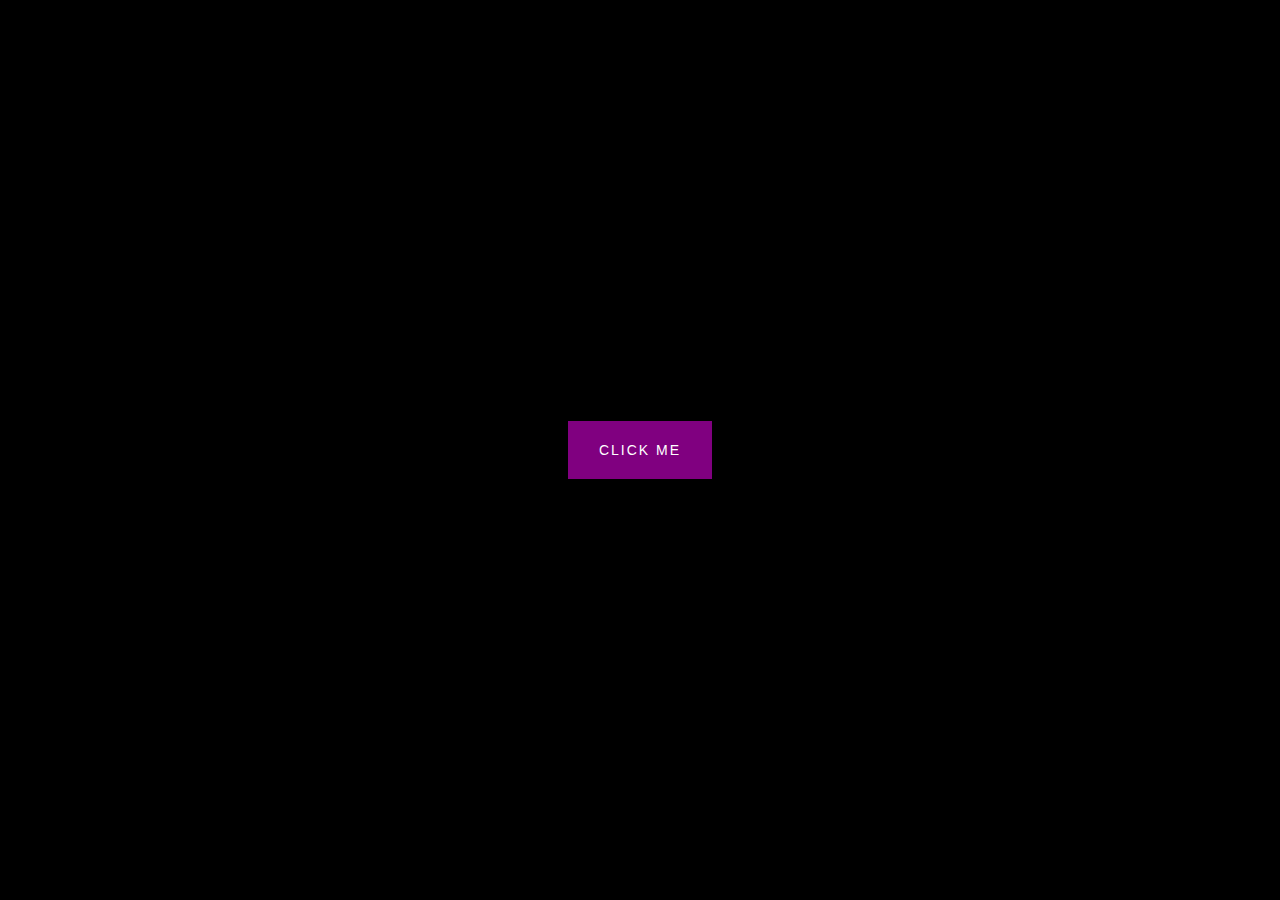
<file: buttonRippleEffect/index.html>
<!DOCTYPE html>
<html lang="en">
  <head>
    <meta charset="UTF-8" />
    <meta name="viewport" content="width=device-width, initial-scale=1.0" />
    <link rel="stylesheet" href="style.css" />
    <title>Button Ripple Effect</title>
  </head>
  <body>
    <button class="ripple">Click Me</button>
    <script src="script.js"></script>
  </body>
</html>
</file>
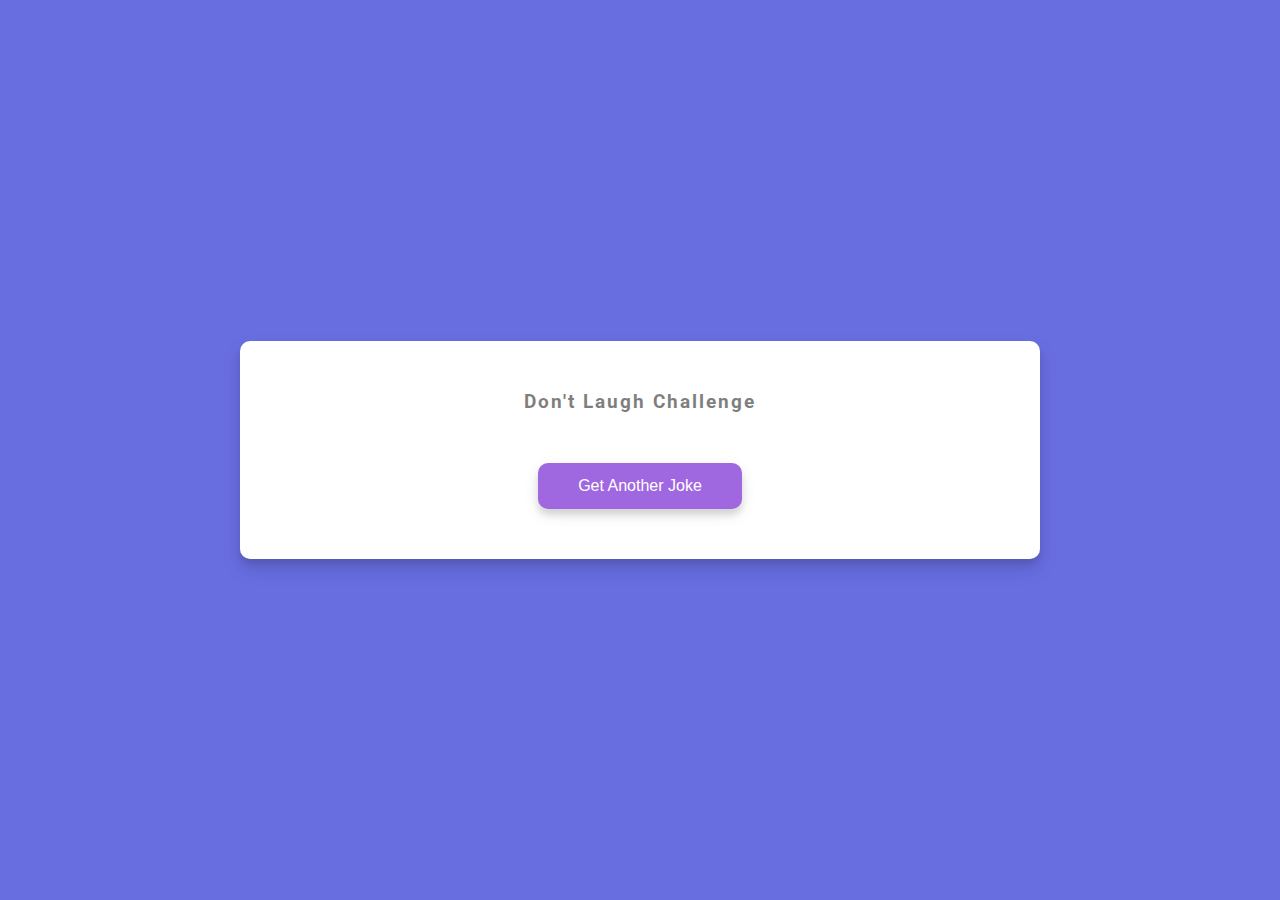
<file: DadJokes/index.html>
<!DOCTYPE html>
<html lang="en">
  <head>
    <meta charset="UTF-8" />
    <meta name="viewport" content="width=device-width, initial-scale=1.0" />
    <link rel="stylesheet" href="style.css" />
    <title>Dad Jokes</title>
  </head>
  <body>
    <div class="container">
      <h3>Don't Laugh Challenge</h3>
      <div id="joke" class="joke">
        <!--Jokes goes here-->
      </div>
      <button id="jokeBtn" class="btn">Get Another Joke</button>
    </div>
    <script src="script.js"></script>
  </body>
</html>
</file>
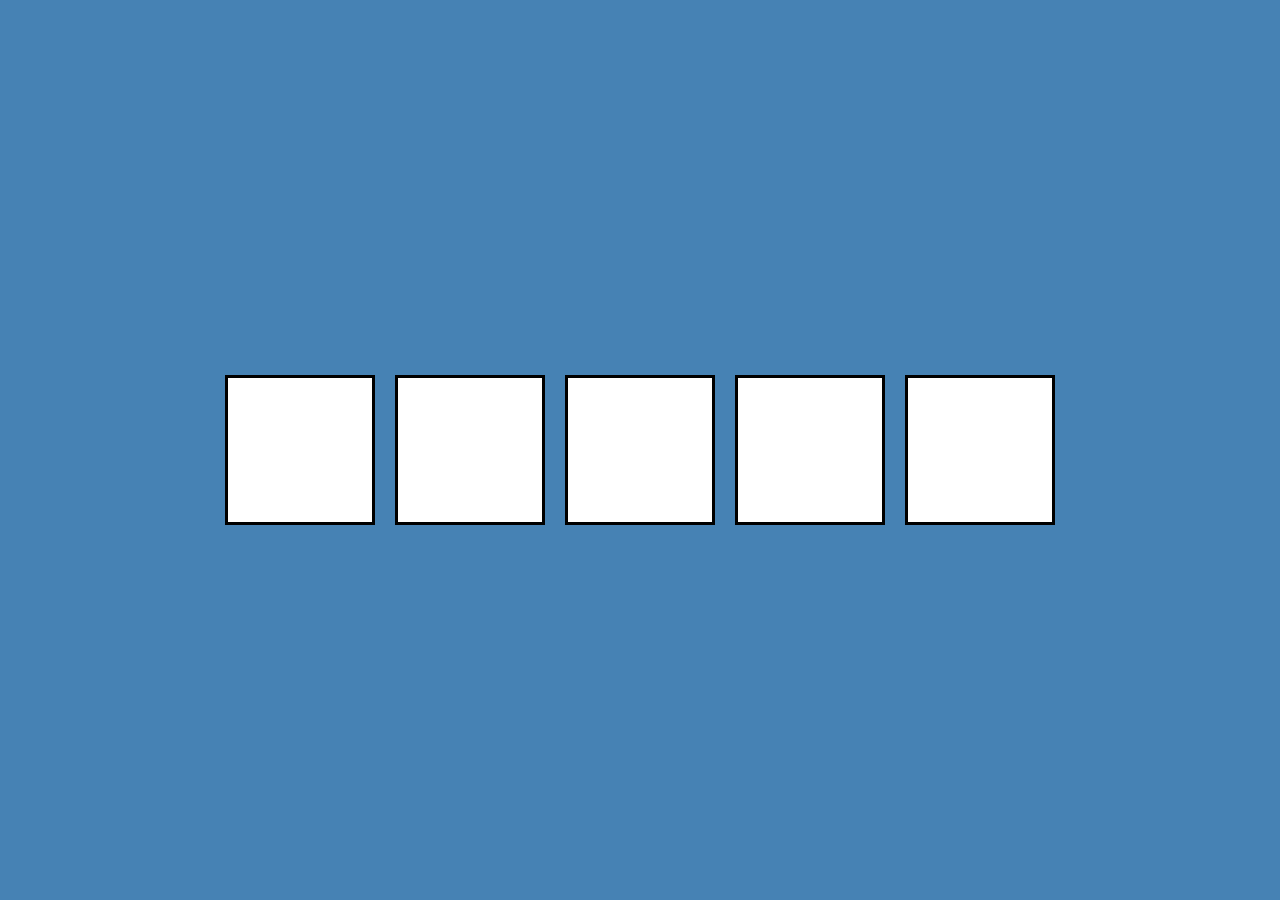
<file: dragDrop/index.html>
<!DOCTYPE html>
<html lang="en">
  <head>
    <meta charset="UTF-8" />
    <meta name="viewport" content="width=device-width, initial-scale=1.0" />
    <link rel="stylesheet" href="style.css" />
    <title>Drag N Drop</title>
  </head>
  <body>
    <div class="empty">
      <div class="fill" draggable="true"></div>
    </div>
    <div class="empty"></div>
    <div class="empty"></div>
    <div class="empty"></div>
    <div class="empty"></div>
    <script src="script.js"></script>
  </body>
</html>
</file>
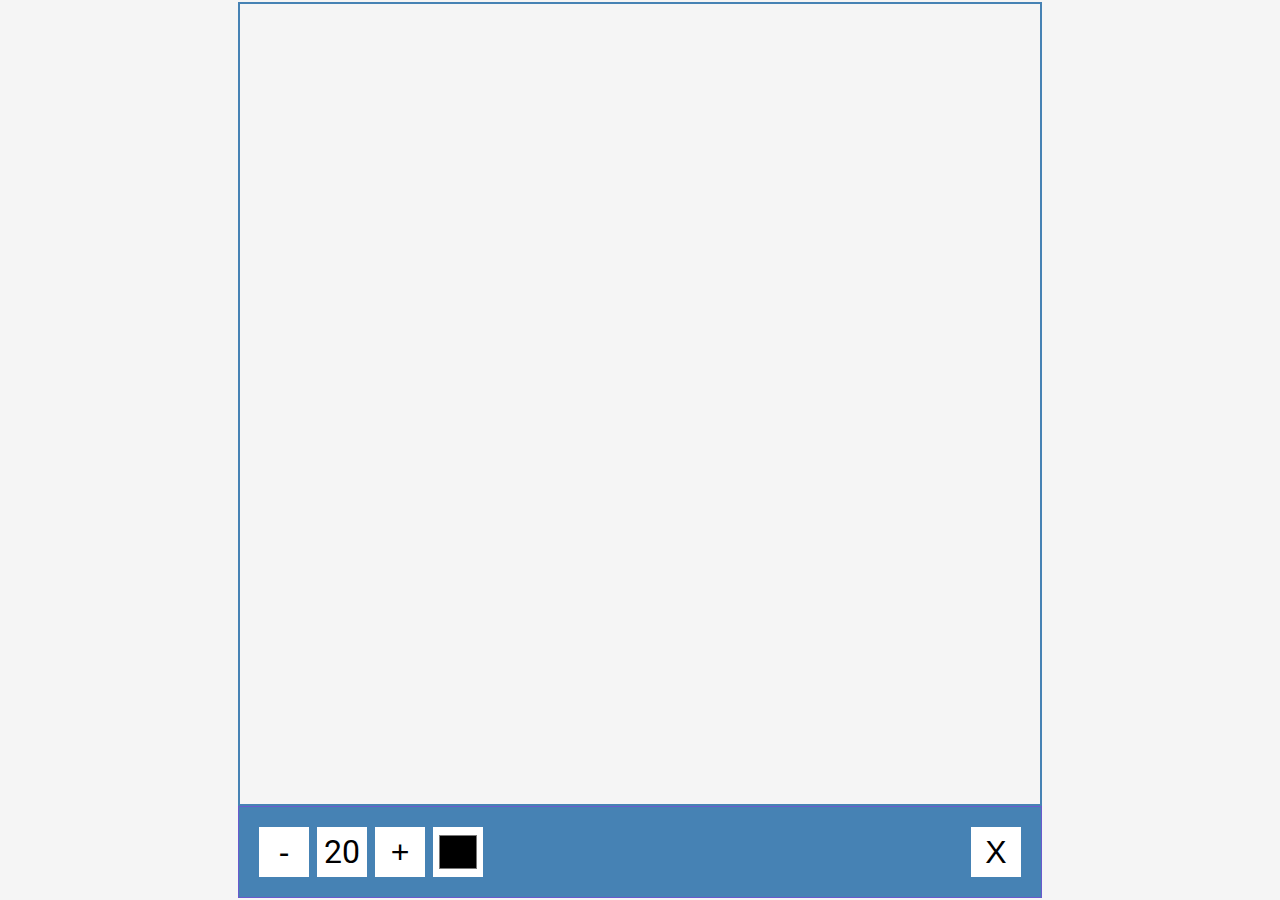
<file: DrawingApp/index.html>
<!DOCTYPE html>
<html lang="en">
  <head>
    <meta charset="UTF-8" />
    <meta name="viewport" content="width=device-width, initial-scale=1.0" />
    <link rel="stylesheet" href="style.css" />
    <title>Drawing App</title>
  </head>
  <body>
    <canvas id="canvas" width="800" height="800"></canvas>
    <div class="toolbox">
      <button id="decrease">-</button>
      <span id="size">20</span>
      <button id="increase">+</button>
      <input type="color" id="color" />
      <button id="clear">X</button>
    </div>
    <script src="script.js"></script>
  </body>
</html>
</file>
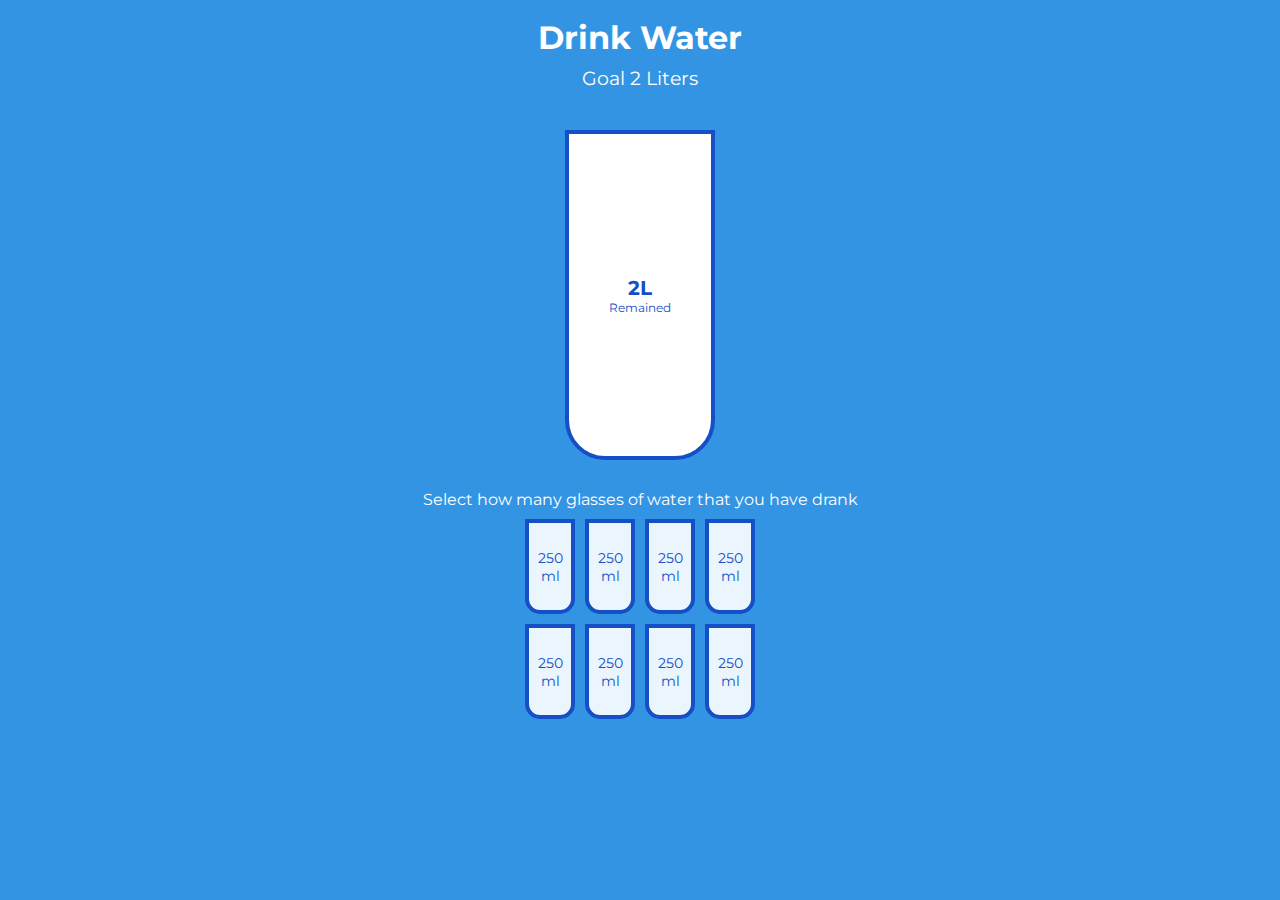
<file: DrinkWater/index.html>
<!DOCTYPE html>
<html lang="en">
  <head>
    <meta charset="UTF-8" />
    <meta name="viewport" content="width=device-width, initial-scale=1.0" />
    <link rel="stylesheet" href="style.css" />
    <title>Drink Water</title>
  </head>
  <body>
    <h1>Drink Water</h1>
    <h3>Goal 2 Liters</h3>
    <div class="cup">
      <div class="remained" id="remained">
        <span id="liters"></span>
        <small>Remained</small>
      </div>
      <div class="percentage" id="percentage"></div>
    </div>

    <p class="text">Select how many glasses of water that you have drank</p>

    <div class="cups">
      <div class="cup cup-small">250 ml</div>
      <div class="cup cup-small">250 ml</div>
      <div class="cup cup-small">250 ml</div>
      <div class="cup cup-small">250 ml</div>
      <div class="cup cup-small">250 ml</div>
      <div class="cup cup-small">250 ml</div>
      <div class="cup cup-small">250 ml</div>
      <div class="cup cup-small">250 ml</div>
    </div>
    <script src="script.js"></script>
  </body>
</html>
</file>
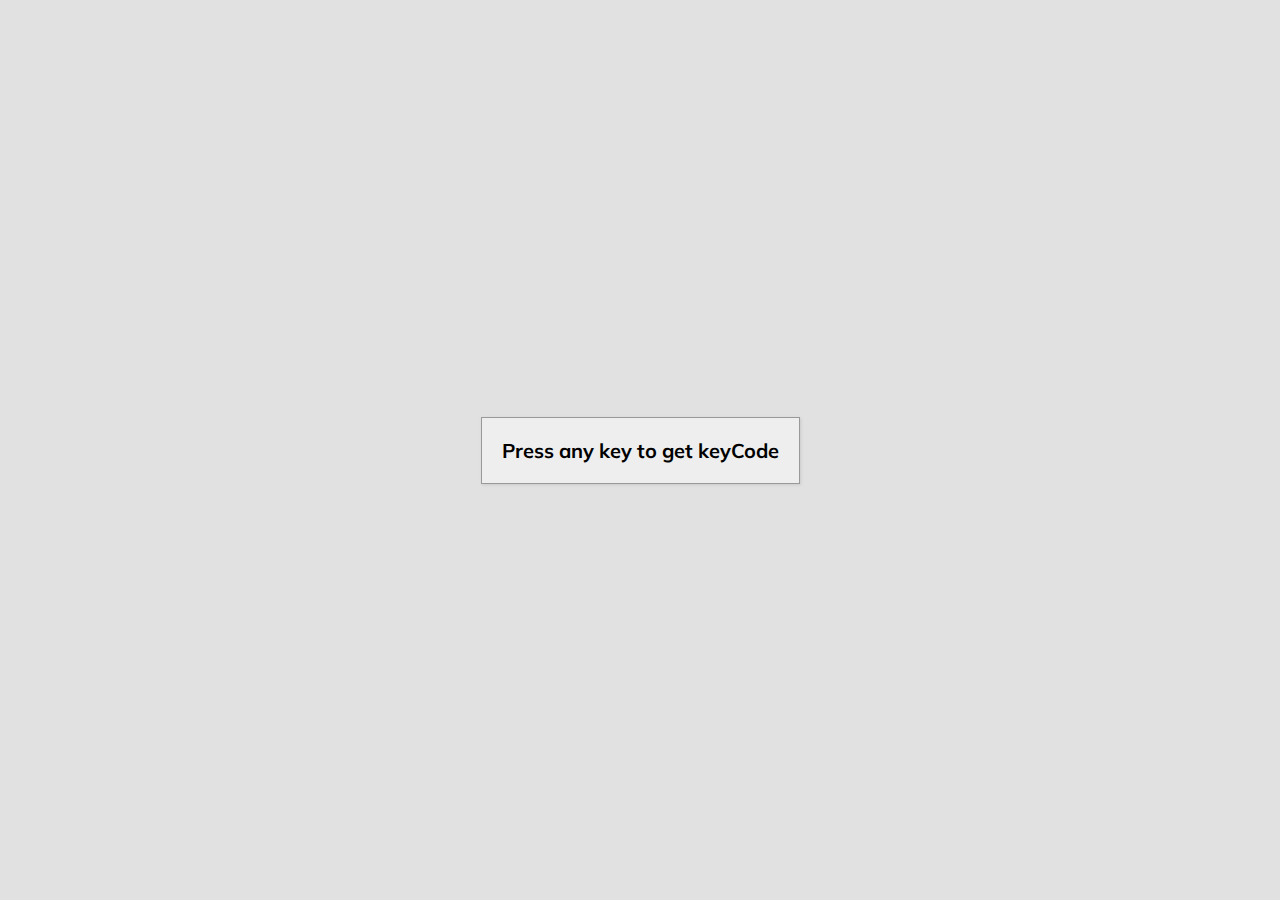
<file: EventKeycodes/index.html>
<!DOCTYPE html>
<html lang="en">
  <head>
    <meta charset="UTF-8" />
    <meta name="viewport" content="width=device-width, initial-scale=1.0" />
    <link rel="stylesheet" href="style.css" />
    <title>Event Keycodes</title>
  </head>
  <body>
    <div id="insert">
      <div class="key">Press any key to get keyCode</div>
    </div>
    <script src="script.js"></script>
  </body>
</html>
</file>
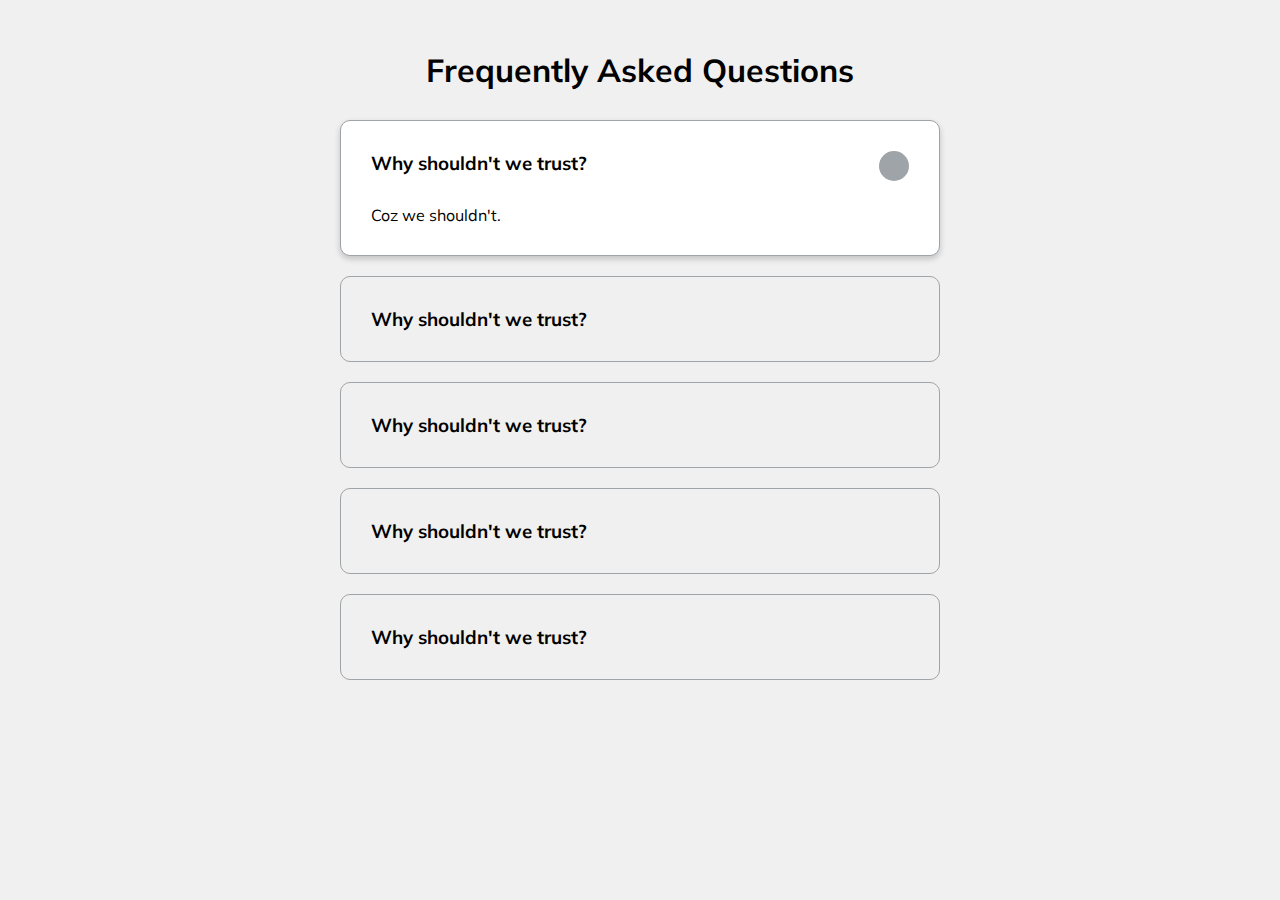
<file: FAQBoxes/index.html>
<!DOCTYPE html>
<html lang="en">
  <head>
    <meta charset="UTF-8" />
    <meta name="viewport" content="width=device-width, initial-scale=1.0" />
    <link
      rel="stylesheet"
      href="https://cdnjs.cloudflare.com/ajax/libs/font-awesome/5.14.0/css/all.min.css"
      integrity="sha512-1PKOgIY59xJ8Co8+NE6FZ+LOAZKjy+KY8iq0G4B3CyeY6wYHN3yt9PW0XpSriVlkMXe40PTKnXrLnZ9+fkDaog=="
      crossorigin="anonymous"
    />
    <link rel="stylesheet" href="style.css" />
    <title>FAQ Boxes</title>
  </head>
  <body>
    <h1>Frequently Asked Questions</h1>
    <div class="faq-container">
      <div class="faq active">
        <h3 class="faq-title">Why shouldn't we trust?</h3>
        <p class="faq-text">Coz we shouldn't.</p>

        <button class="faq-toggle">
          <i class="fas fa-chevron-down"></i>
          <i class="fas fa-times"></i>
        </button>
      </div>

      <div class="faq">
        <h3 class="faq-title">Why shouldn't we trust?</h3>
        <p class="faq-text">Coz we shouldn't.</p>

        <button class="faq-toggle">
          <i class="fas fa-chevron-down"></i>
          <i class="fas fa-times"></i>
        </button>
      </div>

      <div class="faq">
        <h3 class="faq-title">Why shouldn't we trust?</h3>
        <p class="faq-text">Coz we shouldn't.</p>

        <button class="faq-toggle">
          <i class="fas fa-chevron-down"></i>
          <i class="fas fa-times"></i>
        </button>
      </div>

      <div class="faq">
        <h3 class="faq-title">Why shouldn't we trust?</h3>
        <p class="faq-text">Coz we shouldn't.</p>

        <button class="faq-toggle">
          <i class="fas fa-chevron-down"></i>
          <i class="fas fa-times"></i>
        </button>
      </div>

      <div class="faq">
        <h3 class="faq-title">Why shouldn't we trust?</h3>
        <p class="faq-text">Coz we shouldn't.</p>

        <button class="faq-toggle">
          <i class="fas fa-chevron-down"></i>
          <i class="fas fa-times"></i>
        </button>
      </div>
    </div>
    <script src="script.js"></script>
  </body>
</html>
</file>
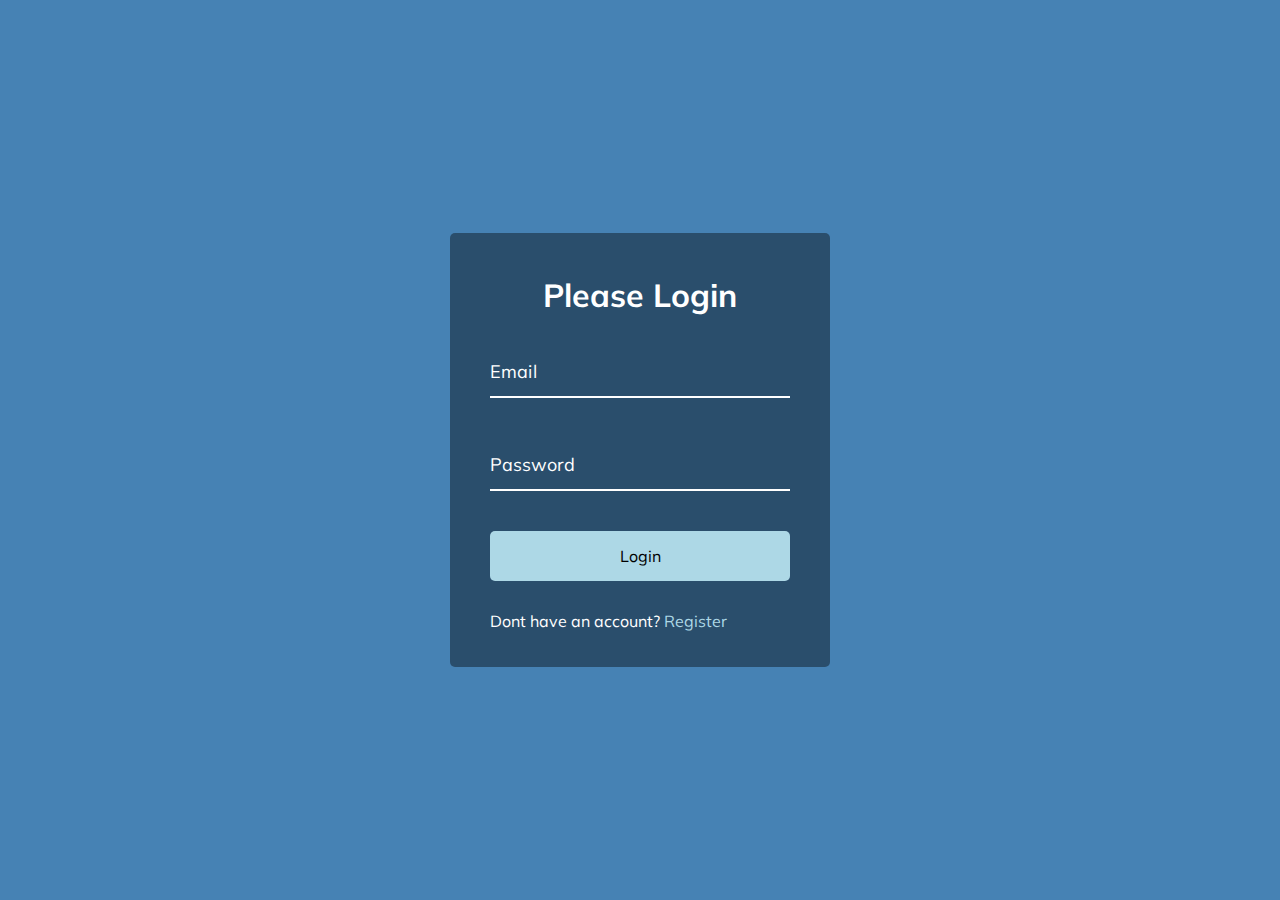
<file: FormWaveAnimation/index.html>
<!DOCTYPE html>
<html lang="en">
  <head>
    <meta charset="UTF-8" />
    <meta name="viewport" content="width=device-width, initial-scale=1.0" />
    <link rel="stylesheet" href="style.css" />
    <title>Form Input Wave</title>
  </head>
  <body>
    <div class="container">
      <h1>Please Login</h1>
      <form>
        <div class="form-control">
          <input type="text" required />
          <label>Email</label>
        </div>
        <div class="form-control">
          <input type="password" required />
          <label>Password</label>
        </div>

        <button class="btn">Login</button>
        <p class="text">Dont have an account? <a href="#">Register</a></p>
      </form>
    </div>
    <script src="script.js"></script>
  </body>
</html>
</file>
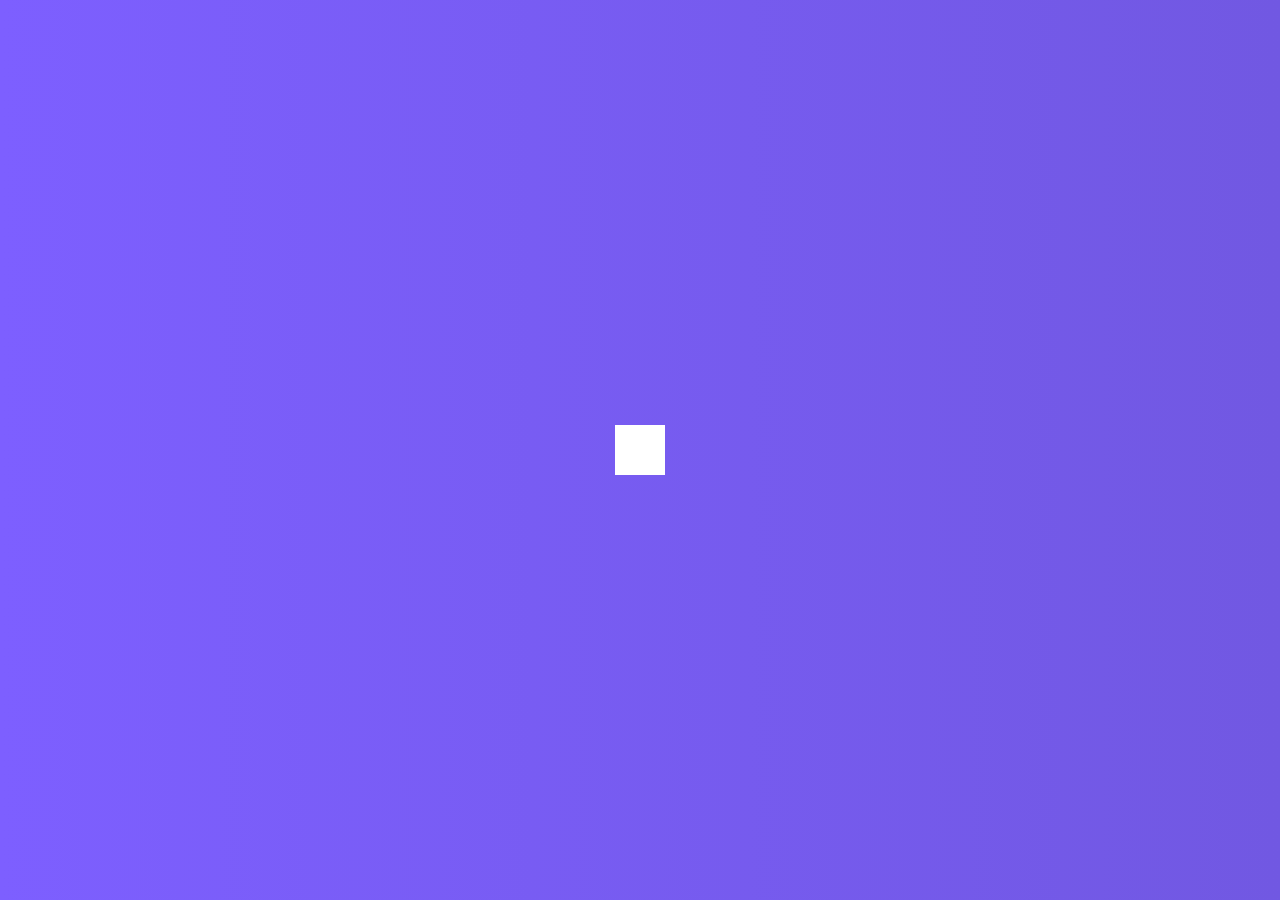
<file: HiddenSearch/index.html>
<!DOCTYPE html>
<html lang="en">
  <head>
    <meta charset="UTF-8" />
    <meta name="viewport" content="width=device-width, initial-scale=1.0" />
    <link
      rel="stylesheet"
      href="https://cdnjs.cloudflare.com/ajax/libs/font-awesome/5.14.0/css/all.min.css"
      integrity="sha512-1PKOgIY59xJ8Co8+NE6FZ+LOAZKjy+KY8iq0G4B3CyeY6wYHN3yt9PW0XpSriVlkMXe40PTKnXrLnZ9+fkDaog=="
      crossorigin="anonymous"
    />
    <link rel="stylesheet" href="style.css" />
    <title>Hidden Search</title>
  </head>
  <body>
    <div class="search">
      <input type="text" class="input" placeholder="Search..." />
      <button class="btn"><i class="fas fa-search"></i></button>
    </div>
    <script src="script.js"></script>
  </body>
</html>
</file>
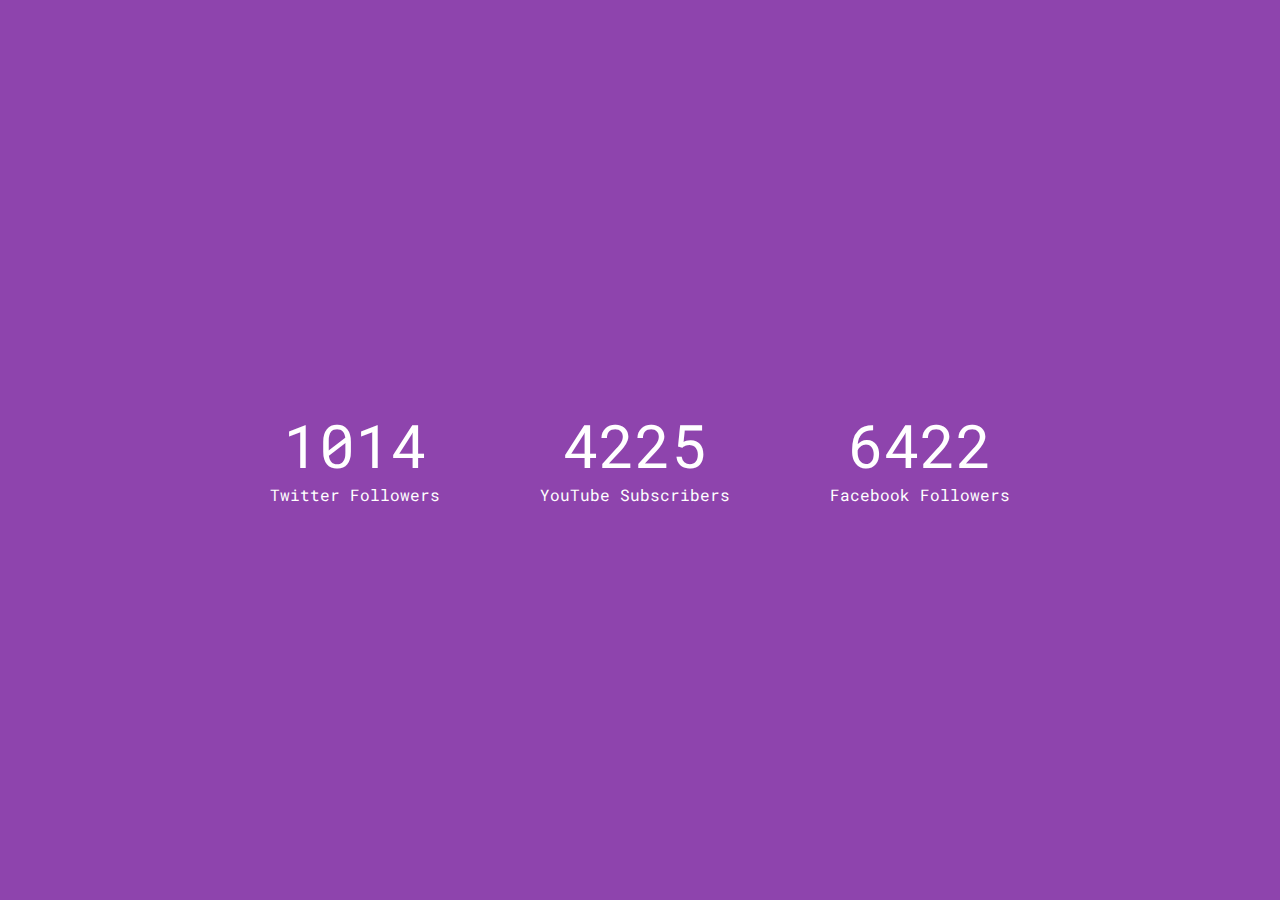
<file: IncrementingCounters/index.html>
<!DOCTYPE html>
<html lang="en">
  <head>
    <meta charset="UTF-8" />
    <meta name="viewport" content="width=device-width, initial-scale=1.0" />
    <link
      rel="stylesheet"
      href="https://cdnjs.cloudflare.com/ajax/libs/font-awesome/5.14.0/css/all.min.css"
      integrity="sha512-1PKOgIY59xJ8Co8+NE6FZ+LOAZKjy+KY8iq0G4B3CyeY6wYHN3yt9PW0XpSriVlkMXe40PTKnXrLnZ9+fkDaog=="
      crossorigin="anonymous"
    />
    <link rel="stylesheet" href="style.css" />
    <title>Increment Counter</title>
  </head>
  <body>
    <div class="counter-container">
      <i class="fab fa-twitter fa-3x"></i>
      <div class="counter" data-target="1200"></div>
      <span>Twitter Followers</span>
    </div>

    <div class="counter-container">
      <i class="fab fa-youtube fa-3x"></i>
      <div class="counter" data-target="5000"></div>
      <span>YouTube Subscribers</span>
    </div>

    <div class="counter-container">
      <i class="fab fa-facebook fa-3x"></i>
      <div class="counter" data-target="7500"></div>
      <span>Facebook Followers</span>
    </div>
    <script src="script.js"></script>
  </body>
</html>
</file>
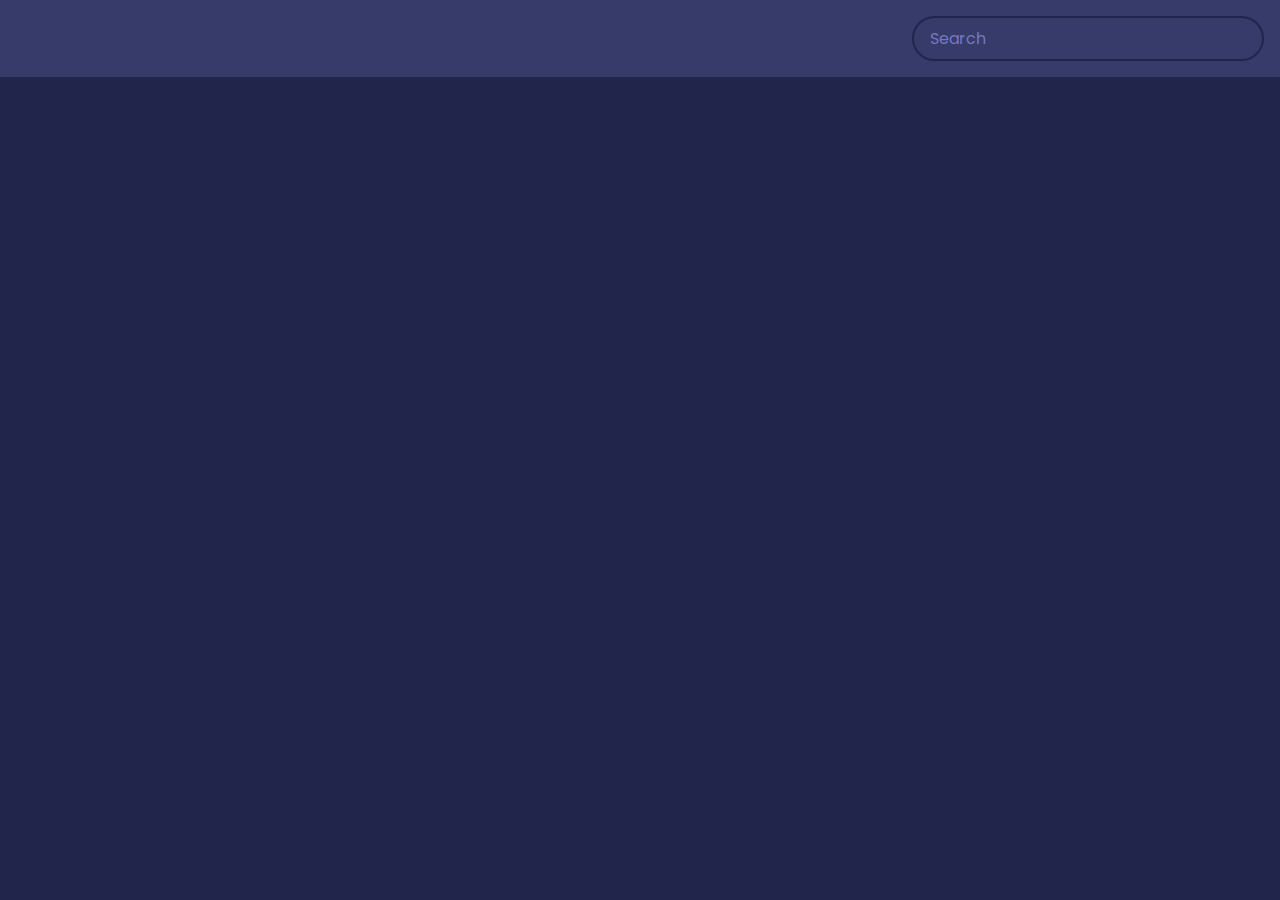
<file: MovieApp/index.html>
<!DOCTYPE html>
<html lang="en">
  <head>
    <meta charset="UTF-8" />
    <meta name="viewport" content="width=device-width, initial-scale=1.0" />
    <link rel="stylesheet" href="style.css" />
    <title>Movie App</title>
  </head>
  <body>
    <header>
      <form id="form">
        <input type="text" id="search" class="search" placeholder="Search" />
      </form>
    </header>

    <main id="main"></main>
    <script src="script.js"></script>
  </body>
</html>
</file>
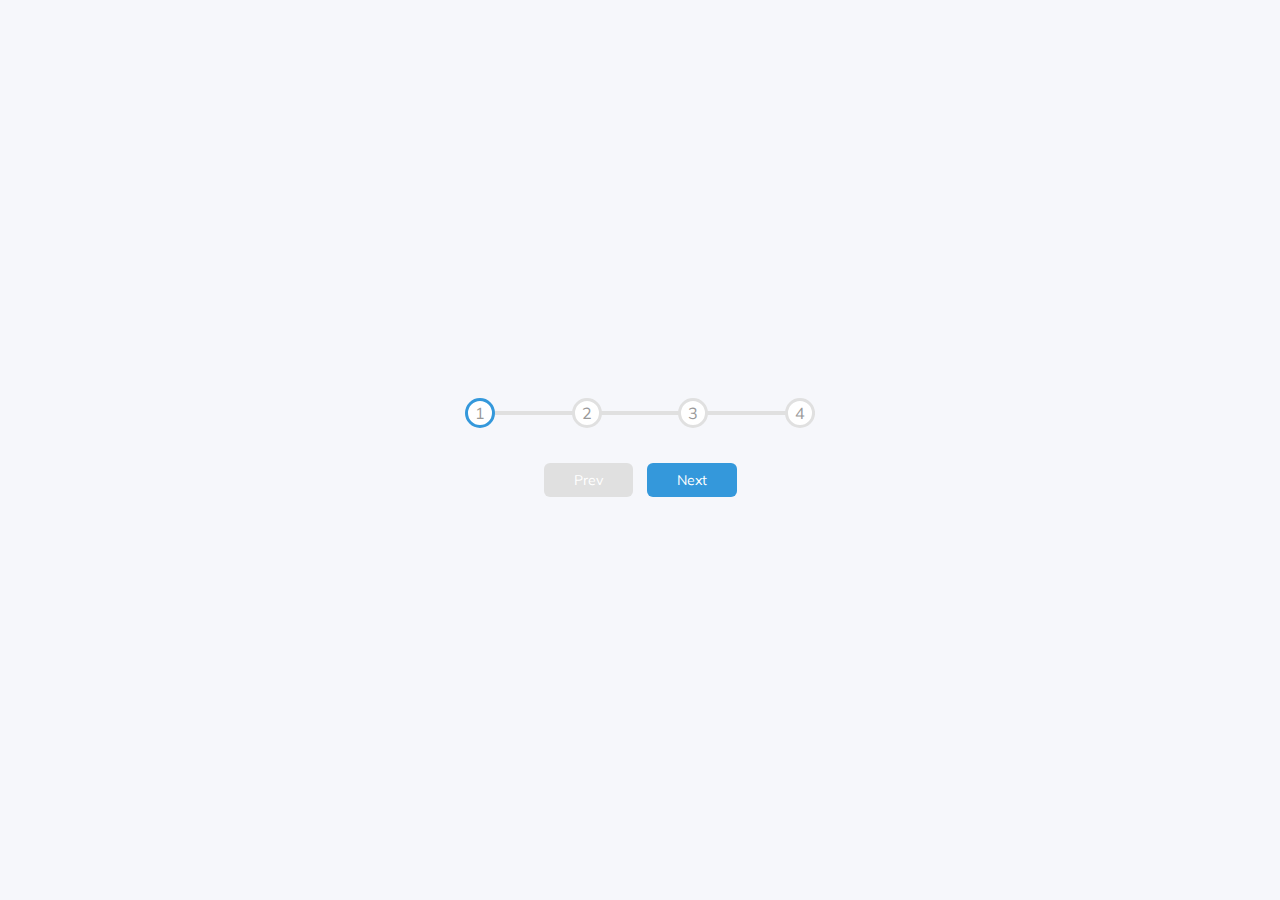
<file: ProgressBar/index.html>
<!DOCTYPE html>
<html lang="en">
  <head>
    <meta charset="UTF-8" />
    <meta http-equiv="X-UA-Compatible" content="IE=edge" />
    <meta name="viewport" content="width=device-width, initial-scale=1.0" />
    <link rel="stylesheet" href="style.css" />
    <title>Progress Bar</title>
  </head>
  <body>
    <div class="container">
      <div class="progress-container">
        <div class="progress" id="progress"></div>
        <div class="circle active">1</div>
        <div class="circle">2</div>
        <div class="circle">3</div>
        <div class="circle">4</div>
      </div>
      <button class="btn" id="prev" disabled>Prev</button>
      <button class="btn" id="next">Next</button>
    </div>
    <script src="script.js"></script>
  </body>
</html>
</file>
<file: buttonRippleEffect/style.css>
@import url("https://fonts.googleapis.com/css2?family=Roboto:wght@400;700&display=swap");

* {
  box-sizing: border-box;
}

body {
  background-color: black;
  font-family: "Roboto", sans-serif;
  display: flex;
  flex-direction: column;
  align-items: center;
  justify-content: center;
  height: 100vh;
  overflow: hidden;
  margin: 0;
}

button {
  background-color: purple;
  color: #fff;
  border: 1px purple solid;
  font-size: 14px;
  text-transform: uppercase;
  letter-spacing: 2px;
  padding: 20px 30px;
  overflow: hidden;
  margin: 10px 0;
  position: relative;
}

button:focus {
  outline: none;
}

button .circle {
  position: absolute;
  background-color: #fff;
  width: 100px;
  height: 100px;
  border-radius: 50%;
  transform: translate(-50%, -50%) scale(0);
  animation: scale 0.5s ease-out;
}

@keyframes scale {
  to {
    transform: translate(-50%, -50%) scale(3);
    opacity: 0;
  }
}
</file>
<file: DadJokes/style.css>
@import url("https://fonts.googleapis.com/css2?family=Roboto:wght@400;700&display=swap");

* {
  box-sizing: border-box;
}

body {
  background-color: #686de0;
  font-family: "Roboto", sans-serif;
  display: flex;
  flex-direction: column;
  align-items: center;
  justify-content: center;
  height: 100vh;
  overflow: hidden;
  margin: 0;
  padding: 20px;
}

.container {
  background-color: #fff;
  border-radius: 10px;
  box-shadow: 0 10px 20px rgba(0, 0, 0, 0.1), 0 6px 6px rgba(0, 0, 0, 0.1);
  padding: 50px 20px;
  text-align: center;
  max-width: 100%;
  width: 800px;
}

h3 {
  margin: 0;
  opacity: 0.5;
  letter-spacing: 2px;
}

.joke {
  font-size: 30px;
  letter-spacing: 1px;
  line-height: 40px;
  margin: 50px auto;
  max-width: 600px;
}

.btn {
  background-color: #9f68e0;
  border: 0;
  border-radius: 10px;
  color: #fff;
  box-shadow: 0 5px 15px rgba(0, 0, 0, 0.1), 0 6px 6px rgba(0, 0, 0, 0.1);
  padding: 14px 40px;
  font-size: 16px;
  cursor: pointer;
}

.btn:focus {
  outline: 0;
}

.btn:active {
  transform: scale(0.98);
}
</file>
<file: dragDrop/style.css>
* {
  box-sizing: border-box;
}

body {
  background-color: steelblue;
  display: flex;
  align-items: center;
  justify-content: center;
  height: 100vh;
  overflow: hidden;
  margin: 0;
}

@media (max-width: 800px) {
  body {
    flex-direction: column;
  }
}

.empty {
  height: 150px;
  width: 150px;
  margin: 10px;
  border: 3px solid #000;
  background-color: #fff;
}

.fill {
  background-image: url("https://source.unsplash.com/random/150x150");
  height: 145px;
  width: 145px;
  cursor: pointer;
}

.hold {
  border: 5px solid #ccc;
}

.hovered {
  background-color: #333;
  border-color: #fff;
  border-style: dashed;
}
</file>
<file: DrawingApp/style.css>
@import url("https://fonts.googleapis.com/css2?family=Roboto:wght@400;700&display=swap");

* {
  box-sizing: border-box;
}

body {
  background-color: #f5f5f5;
  font-family: "Roboto", sans-serif;
  display: flex;
  flex-direction: column;
  align-items: center;
  justify-content: center;
  height: 100vh;
  margin: 0;
}

canvas {
  border: 2px solid steelblue;
}

.toolbox {
  background-color: steelblue;
  border: 1px solid slateblue;
  display: flex;
  width: 804px;
  padding: 1rem;
}

.toolbox > * {
  background-color: #fff;
  border: none;
  display: inline-flex;
  align-items: center;
  justify-content: center;
  font-size: 2rem;
  width: 50px;
  height: 50px;
  margin: 0.25rem;
  padding: 0.25rem;
  cursor: pointer;
}

.toolbox > *:last-child {
  margin-left: auto;
}
</file>
<file: DrinkWater/style.css>
@import url("https://fonts.googleapis.com/css2?family=Montserrat:wght@400;600&display=swap");

:root {
  --border-color: #144fc6;
  --fill-color: #6ab3f8;
}

* {
  box-sizing: border-box;
}

body {
  background-color: #3494e4;
  color: #fff;
  font-family: "Montserrat", sans-serif;
  display: flex;
  flex-direction: column;
  align-items: center;
  margin-bottom: 40px;
}

h1 {
  margin: 10px 0 0;
}

h3 {
  font-weight: 400;
  margin: 10px 0;
}

.cup {
  background-color: #fff;
  border: 4px solid var(--border-color);
  color: var(--border-color);
  border-radius: 0 0 40px 40px;
  height: 330px;
  width: 150px;
  margin: 30px 0;
  display: flex;
  flex-direction: column;
  overflow: hidden;
}

.cup.cup-small {
  width: 50px;
  height: 95px;
  border-radius: 0 0 15px 15px;
  background-color: rgba(255, 255, 255, 0.9);
  cursor: pointer;
  font-size: 14px;
  align-items: center;
  justify-content: center;
  text-align: center;
  margin: 5px;
  transition: 0.3s ease;
}

.cups {
  display: flex;
  flex-wrap: wrap;
  width: 280px;
  align-items: center;
  justify-content: center;
}

.cup.cup-small.full {
  background-color: var(--fill-color);
  color: #fff;
}

.remained {
  display: flex;
  align-items: center;
  justify-content: center;
  text-align: center;
  flex-direction: column;
  flex: 1;
  transition: 0.3s ease;
}

.remained span {
  font-size: 20px;
  font-weight: bold;
}

.remained small {
  font-size: 12px;
}

.percentage {
  background-color: var(--fill-color);
  font-size: 30px;
  display: flex;
  align-items: center;
  justify-content: center;
  font-weight: bold;
  height: 0;
  transition: 0.3s ease;
}

.text {
  text-align: center;
  margin: 0 0 5px;
}
</file>
<file: EventKeycodes/style.css>
@import url("https://fonts.googleapis.com/css2?family=Muli&display=swap");

* {
  box-sizing: border-box;
}

body {
  background-color: #e1e1e1;
  font-family: "Muli", sans-serif;
  display: flex;
  text-align: center;
  align-items: center;
  justify-content: center;
  height: 100vh;
  overflow: hidden;
  margin: 0;
}

.key {
  border: 1px solid #999;
  background-color: #eee;
  box-shadow: 1px 1px 3px rgba(0, 0, 0, 0.1);
  display: inline-flex;
  align-items: center;
  font-size: 20px;
  padding: 20px;
  flex-direction: column;
  margin: 10px;
  font-weight: bold;
  min-width: 150px;
  position: relative;
}

.key small {
  position: absolute;
  top: -24px;
  left: 0;
  text-align: center;
  width: 100%;
  color: #555;
  font-size: 14px;
}
</file>
<file: FAQBoxes/style.css>
@import url("https://fonts.googleapis.com/css2?family=Muli&display=swap");

* {
  box-sizing: border-box;
}

body {
  font-family: "Muli", sans-serif;
  background-color: #f0f0f0;
}

h1 {
  margin: 50px 0 30px;
  text-align: center;
}

.faq-container {
  max-width: 600px;
  margin: 0 auto;
}

.faq {
  background-color: transparent;
  border: 1px solid #9fa4a8;
  border-radius: 10px;
  margin: 20px 0;
  padding: 30px;
  position: relative;
  overflow: hidden;
  transition: 0.3s ease;
}

.faq.active {
  background-color: #fff;
  box-shadow: 0 3px 6px rgba(0, 0, 0, 0.1), 0 3px 6px rgba(0, 0, 0, 0.1);
}

.faq.active::before,
.faq.active::after {
  content: "\f075";
  font-family: "Font Awesome 5 Free";
  color: #2ecc71;
  font-size: 7rem;
  position: absolute;
  opacity: 0.2;
  top: 20px;
  left: 20px;
  z-index: 0;
}

.faq.active::before {
  color: #3498db;
  top: -10px;
  left: -30px;
  transform: rotateY(180deg);
}

.faq-title {
  margin: 0 35px 0 0;
}

.faq-text {
  margin: 30px 0 0;
  display: none;
}

.faq.active .faq-text {
  display: block;
}

.faq-toggle {
  background-color: transparent;
  border: 0;
  cursor: pointer;
  display: flex;
  align-items: center;
  justify-content: center;
  font-size: 16px;
  padding: 0;
  position: absolute;
  top: 30px;
  right: 30px;
  height: 30px;
  width: 30px;
}

.faq-toggle .fa-times {
  display: none;
}

.faq.active .faq-toggle .fa-times {
  display: block;
}

.faq.active .faq-toggle .fa-chevron-down {
  display: none;
}

.faq-toggle:focus {
  outline: 0;
}

.faq.active .faq-toggle {
  background-color: #9fa4a8;
  border-radius: 50%;
  color: #fff;
}
</file>
<file: FormWaveAnimation/style.css>
@import url("https://fonts.googleapis.com/css2?family=Muli&display=swap");

* {
  box-sizing: border-box;
}

body {
  background-color: steelblue;
  color: #fff;
  font-family: "Muli", sans-serif;
  display: flex;
  flex-direction: column;
  align-items: center;
  justify-content: center;
  height: 100vh;
  overflow: hidden;
  margin: 0;
}

.container {
  background-color: rgba(0, 0, 0, 0.4);
  padding: 20px 40px;
  border-radius: 5px;
}

.container h1 {
  text-align: center;
  margin-bottom: 30px;
}

.container a {
  text-decoration: none;
  color: lightblue;
}

.btn {
  cursor: pointer;
  display: inline-block;
  width: 100%;
  background: lightblue;
  padding: 15px;
  font-family: inherit;
  font-size: 16px;
  border: 0;
  border-radius: 5px;
}

.btn:focus {
  outline: 0;
}

.btn:active {
  transform: scale(0.98);
}

.text {
  margin-top: 30px;
}

.form-control {
  position: relative;
  margin: 20px 0 40px;
  width: 300px;
}

.form-control input {
  background-color: transparent;
  border: 0;
  border-bottom: 2px #fff solid;
  display: block;
  width: 100%;
  padding: 15px 0;
  font-size: 18px;
  color: #fff;
}

.form-control input:focus,
.form-control input:valid {
  outline: 0;
  border-bottom-color: lightblue;
}

.form-control label {
  position: absolute;
  top: 15px;
  left: 0;
}

.form-control label span {
  display: inline-block;
  font-size: 18px;
  min-width: 5px;
  transition: 0.3s cubic-bezier(0.68, -0.55, 0.265, 1.55);
}

.form-control input:focus + label span,
.form-control input:valid + label span {
  color: lightblue;
  transform: translateY(-30px);
}
</file>
<file: HiddenSearch/style.css>
@import url("https://fonts.googleapis.com/css2?family=Roboto:wght@400;700&display=swap");

* {
  box-sizing: border-box;
}

body {
  background-image: linear-gradient(90deg, #7d5fff, #7158e2);
  font-family: "Roboto", sans-serif;
  display: flex;
  align-items: center;
  justify-content: center;
  height: 100vh;
  overflow: hidden;
  margin: 0;
}

.search {
  position: relative;
  height: 50px;
}

.search .input {
  background-color: #fff;
  border: 0;
  font-size: 18px;
  padding: 15px;
  height: 50px;
  width: 50px;
  transition: width 0.3s ease;
}

.btn {
  background-color: #fff;
  border: 0;
  cursor: pointer;
  font-size: 24px;
  position: absolute;
  top: 0;
  left: 0;
  height: 50px;
  width: 50px;
  transition: transform 0.3s ease;
}

.btn:focus,
input:focus {
  outline: none;
}

.search.active .input {
  width: 200px;
}

.search.active .btn {
  transform: translateX(198px);
}
</file>
<file: IncrementingCounters/style.css>
@import url("https://fonts.googleapis.com/css2?family=Roboto+Mono&display=swap");

* {
  box-sizing: border-box;
}

body {
  background-color: #8e44ad;
  color: #fff;
  font-family: "Roboto Mono", sans-serif;
  display: flex;
  align-items: center;
  justify-content: center;
  height: 100vh;
  overflow: hidden;
  margin: 0;
}

.counter-container {
  display: flex;
  flex-direction: column;
  justify-content: center;
  margin: 30px 50px;
  text-align: center;
}

.counter {
  font-size: 60px;
  margin-top: 10px;
}

@media (max-width: 580px) {
  body {
    flex-direction: column;
  }
}
</file>
<file: MovieApp/style.css>
@import url("https://fonts.googleapis.com/css2?family=Poppins:wght@200;400&display=swap");

:root {
  --primary-color: #22254b;
  --secondary-color: #373b69;
}

* {
  box-sizing: border-box;
}

body {
  background-color: var(--primary-color);
  font-family: "Poppins", sans-serif;
  margin: 0;
}

header {
  background-color: var(--secondary-color);
  padding: 1rem;
  display: flex;
  justify-content: flex-end;
}

.search {
  background-color: transparent;
  border: 2px solid var(--primary-color);
  border-radius: 50px;
  font-family: inherit;
  font-size: 1rem;
  padding: 0.5rem 1rem;
  color: #fff;
}

.search::placeholder {
  color: #7378c5;
}

.seach:focus {
  outline: 0;
  background-color: var(--primary-color);
}

main {
  display: flex;
  flex-wrap: wrap;
}

.movie img {
  width: 100%;
}

.movie {
  width: 300px;
  margin: 1rem;
  background-color: var(--secondary-color);
  box-shadow: 0 4px 5px rgba(0, 0, 0, 0.2);
  position: relative;
  overflow: hidden;
  border-radius: 3px;
}

.movie-info {
  color: #eee;
  display: flex;
  align-items: center;
  justify-content: space-between;
  padding: 0.5rem 1rem 1rem;
  letter-spacing: 0.5px;
}

.movie-info span {
  background-color: var(--primary-color);
  padding: 0.25rem 0.5rem;
  border-radius: 3px;
  font-weight: bold;
}

.movie-info span.green {
  color: lightgreen;
}

.movie-info span.orange {
  color: orange;
}

.movie-info span.red {
  color: red;
}

.movie-info h3 {
  margin-top: 0;
}

.overview {
  background-color: #fff;
  padding: 2rem;
  position: absolute;
  left: 0;
  right: 0;
  bottom: 0;
  max-height: 100%;
  transform: translateY(101%);
  transition: transform 0.3s ease-in;
}

.movie:hover .overview {
  transform: translateY(0);
}
</file>
<file: ProgressBar/style.css>
@import url('https://fonts.googleapis.com/css2?family=Muli&display=swap');

:root{

    --line-border-fill:#3498db;
    --line-border-empty:#e0e0e0
}

* {
  box-sizing: border-box;
}

body {
  font-family: 'Muli', sans-serif;
  background-color:#f6f7fb ;
  display: flex;
  flex-direction: column;
  align-items: center;
  justify-content: center;
  height: 100vh;
  overflow: hidden;
  margin: 0;
}

.container{
    text-align: center;


}

.progress-container{

    display: flex;
    justify-content: space-between;
    position: relative;
    margin-bottom: 30px;
    max-width: 100%;
    width: 350px;
}

.progress-container::before{

    content:'';
    background-color: var(--line-border-empty);
    position: absolute;
    top: 50%;
    left: 0;
    transform: translateY(-50%);
    height: 4px;
    width: 100%;
    z-index: -1;

}

.progress{

    background-color: var(--line-border-fill);
    position: absolute;
    top: 50%;
    left: 0;
    transform: translateY(-50%);
    height: 4px;
    width: 0%;
    z-index: -1;
    transition: .4s ease;

}

.circle{

    background-color: #fff;
    color:#999;
    border-radius: 50%;
    height: 30px;
    width: 30px;
    display: flex;
    align-items: center;
    justify-content: center;
    border:3px solid var(--line-border-empty);
    transition: .4s ease;

}

.circle.active{

    border-color:var(--line-border-fill)
}

.btn{
    background-color: var(--line-border-fill);
    color: #fff;
    border: 0;
    border-radius: 6px;
    cursor: pointer;
    font-family: inherit;
    padding: 8px 30px;
    margin:5px;
    font-size: 14px;
}

.btn:active{

    transform: scale(0.98);
}

.btn:focus{
    outline: 0;
}

.btn:disabled{
    background-color: var(--line-border-empty);
    cursor: not-allowed;
}
</file>
